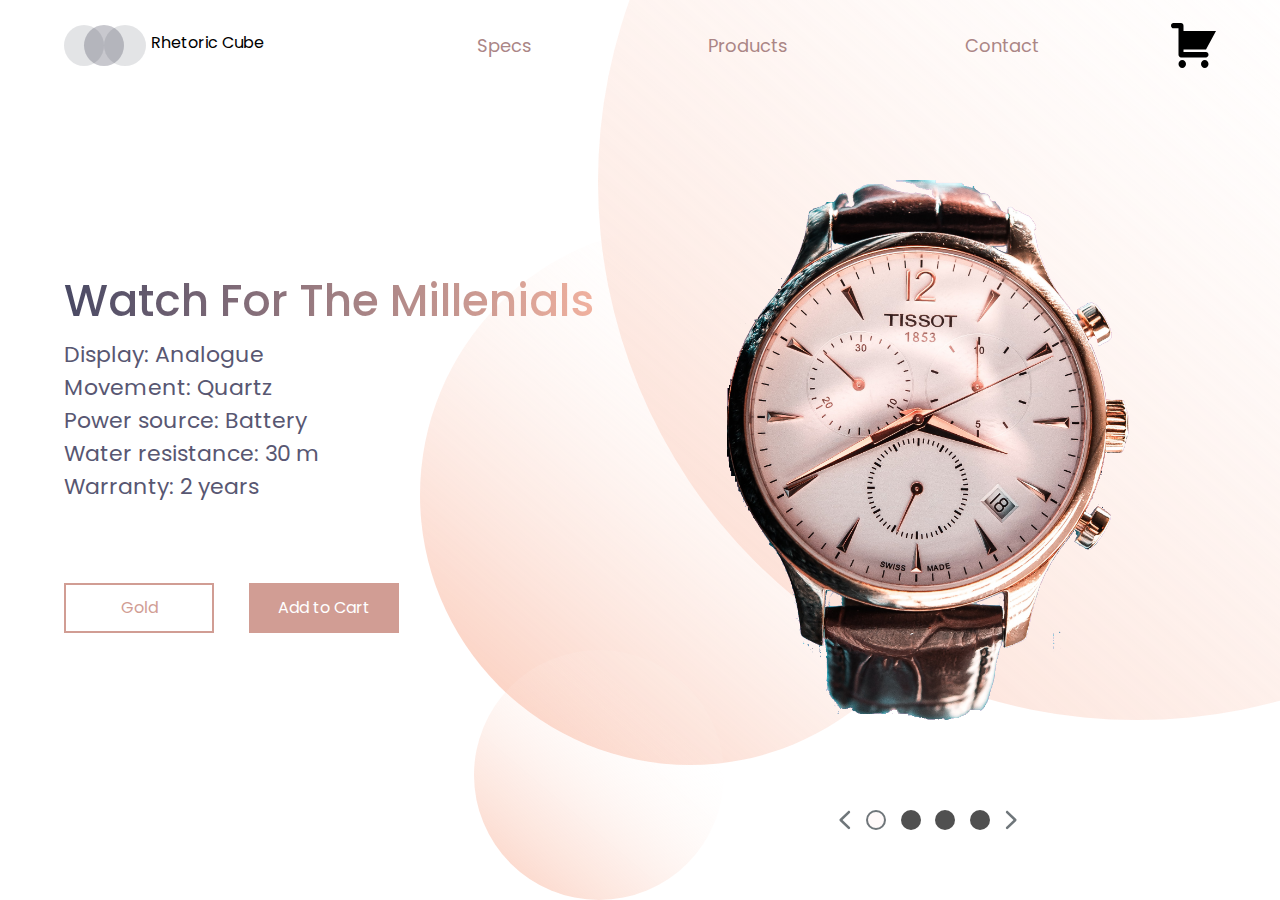
<file: index.html>
<!DOCTYPE html>
<html>
<head>
	<title>Welcome Page</title>
	<meta charset="utf-8"/>
	<meta name="viewport" content="width-device-width, initial-scale=1.0" />
	<meta http-equiv="X-UA-compatible" content="ie=edge"/>

	<link href="https://fonts.googleapis.com/css?family=Poppins:400,500&display=swap" rel="stylesheet">
	<link rel="stylesheet" type="text/css" href="./style2.css">
</head>
<body>
	<header>
		<div class="logo-container">
			<img src="Logo.svg">
			<h4 class="Logo">Rhetoric Cube</h4>
		</div>
		<nav>
			<ul class="nav-links">
				<li ><a class="nav-link" href="#">Specs</li>
				<li ><a class="nav-link" href="#">Products</li>
				<li ><a class="nav-link" href="#">Contact</li>
		</nav>
		<div class="cart">
			<img src="Cart.svg" alt="cart">
		</div>
	</header>
	<main>
		<section class="presentation">
			<div class="introduction">
				<div class="intro-text">
			
				<h1>Watch For The Millenials</h1>
				<p>
					Display: Analogue <br>
					Movement: Quartz <br>
					Power source: Battery <br>
					Water resistance: 30 m <br>
					Warranty: 2 years <br>
				</p>
				
				</div>

			<div class="cta">
				<button class="cta-select">Gold </button>
				<button class="cta-add">Add to Cart</button>  
			</div>
	        </div>
			<div class="cover">
				<img src="./watch.png" alt="Golden Watch ">
			</div>
		</section>

		
			<div class="watch-select">
				<img src="LArrow.svg">
				<img src="EDot.svg">
				<img src="FullDot.svg">
				<img src="FullDot.svg">
				<img src="FullDot.svg">
				<img src="RArrow.svg">
			</div>

		<img class="big-circle" src="Bigg.svg">
		<img class="medium-circle"src="Medium.svg">
		<img class="small-circle" src="Small.svg">
		
	</main>

</body>
</html>
</file>
<file: style2.css>
*{
	margin: 0px;
	padding: 0px;
	box-sizing: border-box;

}

body{
    font-family: 'Poppins', sans-serif;
}

button{
    font-family: 'Poppins', sans-serif;

}
header{
	display: flex;
	width: 90%;
	margin: auto;	
	height: 10vh;
	align-items: center;
}

.logo-container,.nav-links,.cart{
	display: flex;
}

.logo-container{
	flex: 1;
}

.Logo{
	font-weight: 400;
	margin: 5px;
}

nav{
	flex: 2;
}
.nav-links{
	justify-content: space-around;
	list-style: none;
}
.nav-link{
	color: #ab8686;
	font-size:18px;
	text-decoration: none;
}
.cart{
	flex: 1;
	justify-content: flex-end;
}
.presentation{
	
	display: flex; 
	width: 90%;
	margin: auto;
	min-height: 80vh;
	align-items: center;
}

.introduction{
	flex: 1;
}
.intro-text h1{
	font-size: 44px;
	font-weight: 500;
	background: linear-gradient(to right,#494964, #ffbaa4);
	-webkit-background-clip: text;
	-webkit-text-fill-color: transparent ;
}

.intro-text p {
	margin-top:5px;
	font-size:22px;
	color: #585772;

}
.cta{
	padding: 50px 0px 0px 0px;
}
.cta-select{
	border:2px solid #d19d94;
	background: transparent;
	color: #d19d94;
	width: 150px;
	height: 50px;
	cursor: pointer;
	font-size: 16px;
}
.cta-add{
	background: #d19d94;
	width: 150px;
	height: 50px;
	cursor:pointer;
	font-size:16px;
	border:none;
	color: white;
	margin: 30px 0px 0px 30px;

}
.cover{
	flex: 1;
	display: flex;
	justify-content: center;
	height: 60vh;
}

.cover img{
	height: 100%;
	filter: drop-shadow(0px 0px 0px #c36cbb);
	animation: drop 1.5s ease;
}

.big-circle{
	position: absolute;
	top: 0px;
	right:0px;
	z-index: -1;
	opacity: 0.7;
	height: 80%;
}

.medium-circle{
	position: absolute;
	top: 25%;
	right: 25%;
	z-index: -2;
	height: 60%;
	opacity: 0.6;
}

.small-circle{
	position: absolute;
	bottom: 0%;
	left: 37%;
	z-index: -1;
	opacity: 0.5;	
}

.watch-select{
	width: 15%;
	display: flex;
	justify-content: space-around;
	position: absolute;
	right: 20%;
	opacity: 0.7;
	height: 20px;
}

@keyframes drop{
	0%{
		opacity: 0;
		transform: translateY(-80px);
	}
	100%{
		opacity: 1;
		transform: translateY(0px);
	}
}

@media screen and (max-width: 1024px) {
	.presentation{
		flex-direction: column;
	}
	.introduction{
		margin-top: 5vh;
		text-align: center;
	}
	.intro-text h1 {
		font-size: 30px;
	}
	.intro-text p{
		font-size:18px;
	}
	.cta{
		padding:10px 0px 0px 0px;
	}

	.watch-select{
		bottom: 5%;
		right: 50%;
		width:50%;
		transform:translate(50%,400%);
	}
	.cover img{
		height: 40vh; 
	}
	.big-circle,.medium-circle,.small-circle{
		opacity: 0.2;
	}
}

@media screen and (max-width: 360px) {
	
	header{
		flex-direction: column;
		
	}
	.logo-container img{
		height: 5vh;
		width: 5vh;
		align-items: left;
	}
	.Logo{
		font-size: 10px;
		align-items: left;
	}
	
	.cart{
		height: 5vh;
		width: 5vh;
	}

	.presentation{
		flex-direction: column;
		
	}

	.introduction{
		margin-top: 5vh;
		text-align: center;
	}
	.intro-text h1{
		font-size: 21px;
	}
	.intro-text p{
		font-size:13px;
	}
	.cta{
		padding: 0px 5px 5px 5px;
	}
	.cta-select{
		height: 50px;
		width: 80px;
	}
	.cta-add{
		height: 50px;
		width: 100px;	
	}
	.watch-select{
	
		bottom: 80px;			
	}

	.cover img{
		height: 30vh;

	}
	.big-circle,.medium-circle,.small-circle{
		opacity: 0.2;
	}
	.small-circle{
		left: 5%;;
	}
}
</file>
